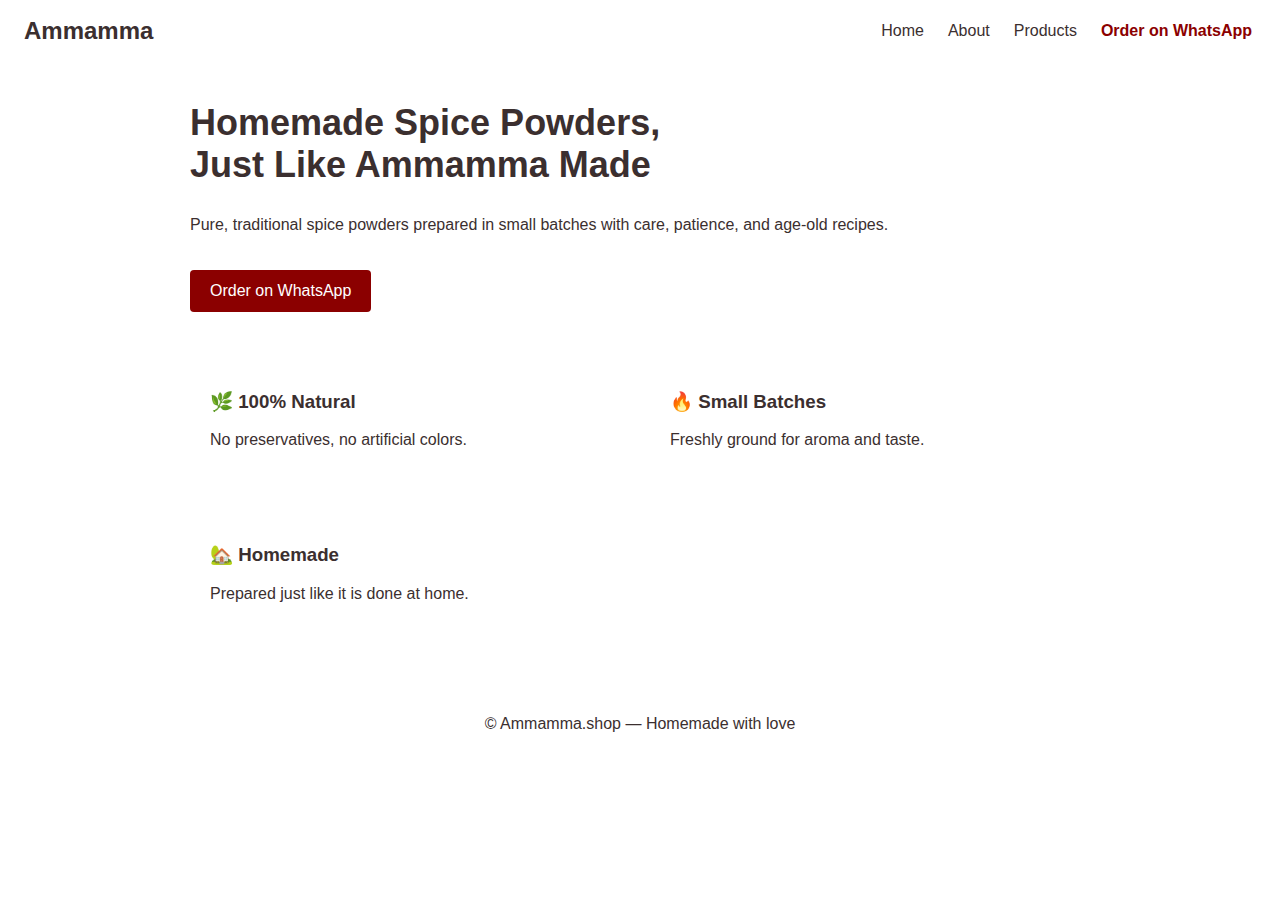
<file: index.html>
<!DOCTYPE html>
<html lang="en">
<head>
  <meta charset="UTF-8" />
  <meta name="viewport" content="width=device-width, initial-scale=1.0"/>
  <title>Ammamma Homemade Spice Powders</title>
  <meta name="description" content="Traditional homemade spice powders prepared in small batches using age-old recipes. Pure, natural, and preservative-free." />
  <link rel="stylesheet" href="css/style.css" />
</head>

<body>
  <header class="header">
    <h1 class="brand">Ammamma</h1>
    <nav>
      <a href="index.html">Home</a>
      <a href="about.html">About</a>
      <a href="products.html">Products</a>
      <a href="contact.html" class="cta">Order on WhatsApp</a>
    </nav>
  </header>

  <main class="container">
    <section class="hero">
      <h2>Homemade Spice Powders,<br>Just Like Ammamma Made</h2>
      <p>Pure, traditional spice powders prepared in small batches with care, patience, and age-old recipes.</p>
      <a class="button" href="contacts.html">Order on WhatsApp</a>
    </section>

    <section class="highlights">
      <div>
        <h3>🌿 100% Natural</h3>
        <p>No preservatives, no artificial colors.</p>
      </div>
      <div>
        <h3>🔥 Small Batches</h3>
        <p>Freshly ground for aroma and taste.</p>
      </div>
      <div>
        <h3>🏡 Homemade</h3>
        <p>Prepared just like it is done at home.</p>
      </div>
    </section>
  </main>

  <footer class="footer">
    <p>© Ammamma.shop — Homemade with love</p>
  </footer>
</body>
</html>
</file>
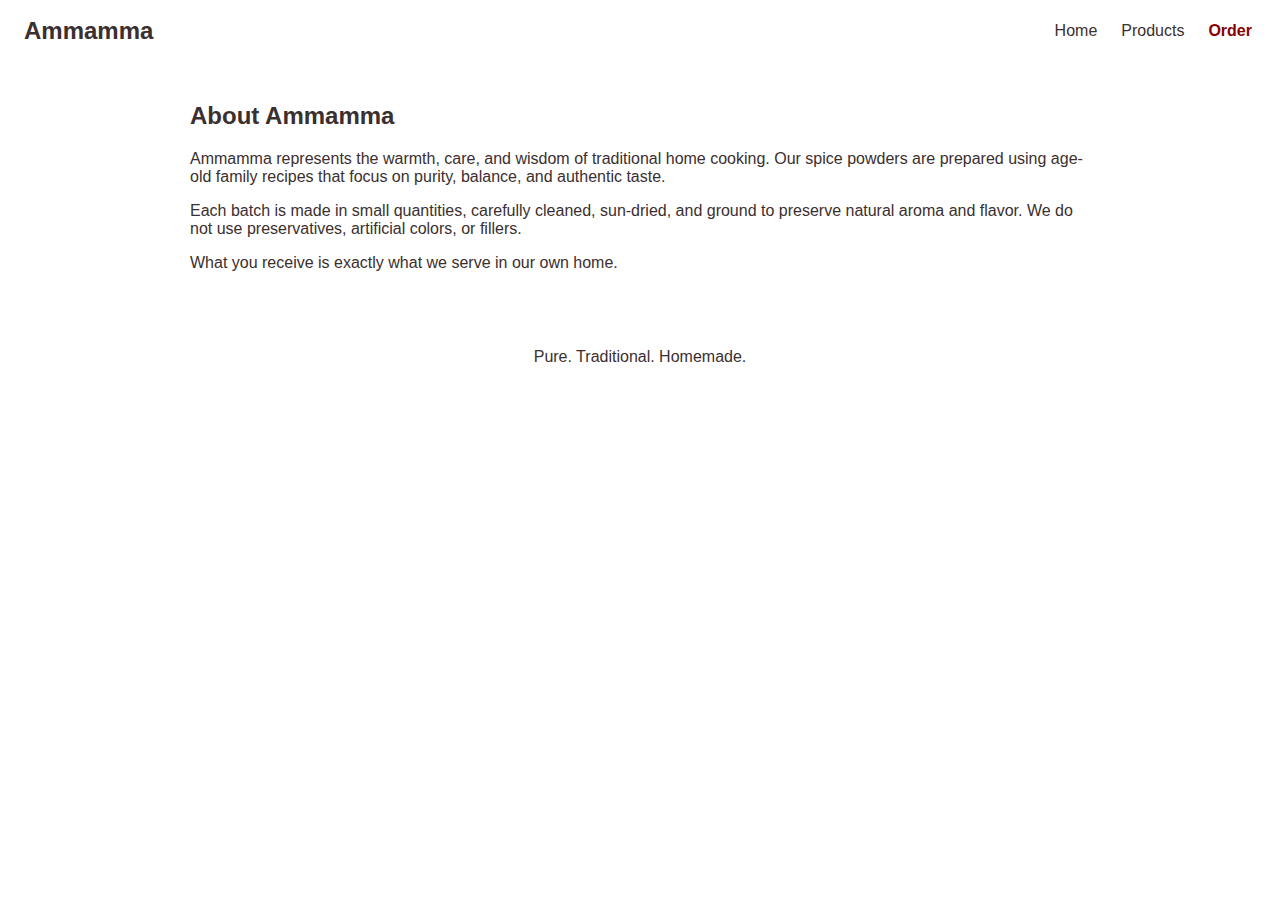
<file: about.html>
<!DOCTYPE html>
<html lang="en">
<head>
  <meta charset="UTF-8" />
  <meta name="viewport" content="width=device-width, initial-scale=1.0"/>
  <title>About Ammamma</title>
  <link rel="stylesheet" href="css/style.css" />
</head>

<body>
  <header class="header">
    <h1 class="brand">Ammamma</h1>
    <nav>
      <a href="index.html">Home</a>
      <a href="products.html">Products</a>
      <a href="contact.html" class="cta">Order</a>
    </nav>
  </header>

  <main class="container">
    <h2>About Ammamma</h2>
    <p>
      Ammamma represents the warmth, care, and wisdom of traditional home cooking.
      Our spice powders are prepared using age-old family recipes that focus on purity,
      balance, and authentic taste.
    </p>

    <p>
      Each batch is made in small quantities, carefully cleaned, sun-dried, and ground
      to preserve natural aroma and flavor. We do not use preservatives, artificial colors,
      or fillers.
    </p>

    <p>
      What you receive is exactly what we serve in our own home.
    </p>
  </main>

  <footer class="footer">
    <p>Pure. Traditional. Homemade.</p>
  </footer>
</body>
</html>
</file>
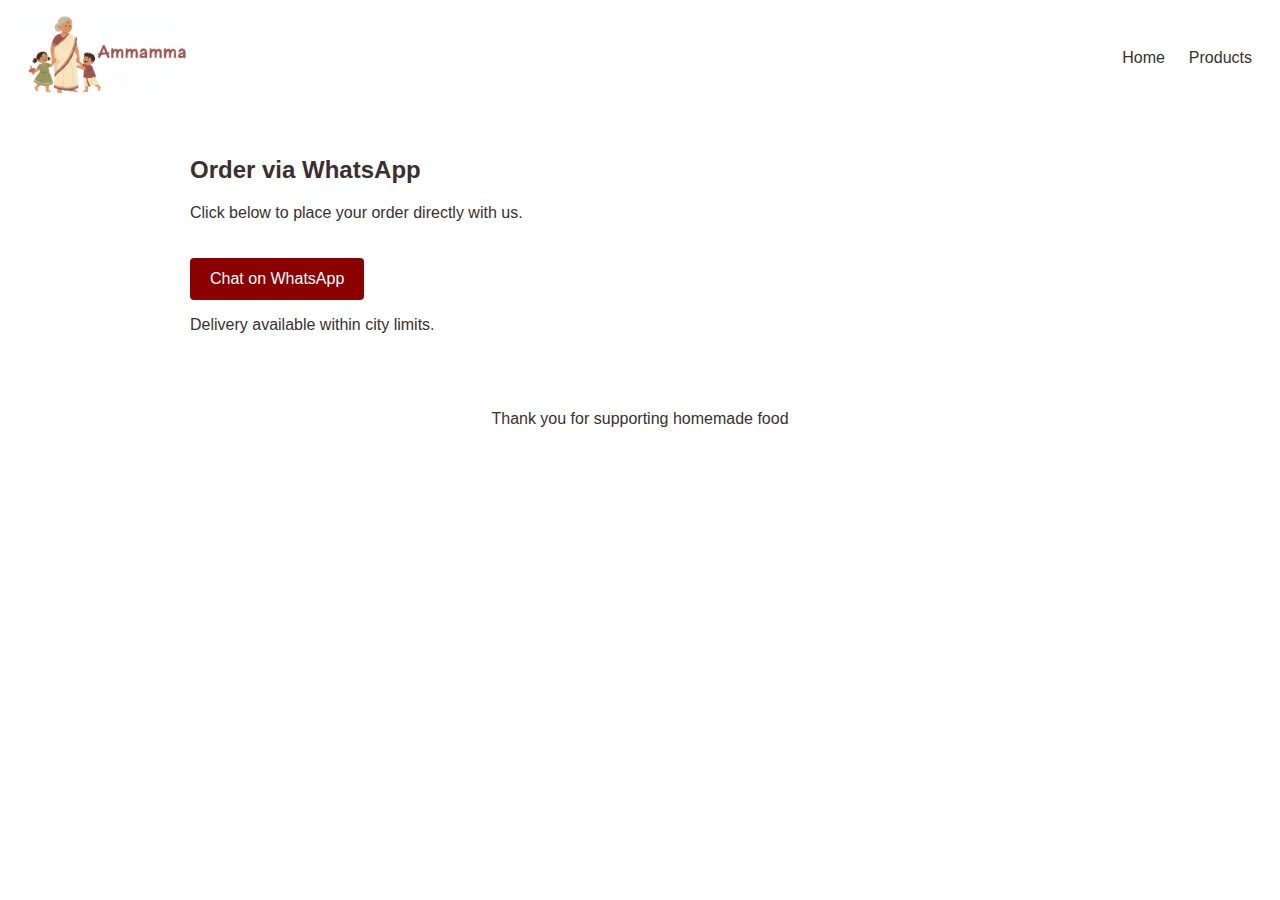
<file: contacts.html>
<!DOCTYPE html>
<html lang="en">
<head>
  <meta charset="UTF-8" />
  <meta name="viewport" content="width=device-width, initial-scale=1.0"/>
  <title>Order on WhatsApp</title>
  <link rel="stylesheet" href="css/style.css" />
</head>

<body>
  <header class="header">
<a href="index.html" class="logo-link">
      <img src="images/logo.png" alt="Ammamma Homemade Pickles & Spice Powders" class="logo">
    </a>    <!--<h1 class="brand">Ammamma</h1>-->
    <nav>
      <a href="index.html">Home</a>
      <a href="products.html">Products</a>
    </nav>
  </header>

  <main class="container">
    <h2>Order via WhatsApp</h2>
    <p>Click below to place your order directly with us.</p>

    <a class="button"
       href="https://wa.me/+918919297986?text=Hi%20I%20would%20like%20to%20order%20spice%20powders%20from%20Ammamma">
       Chat on WhatsApp
    </a>

    <p class="note">Delivery available within city limits.</p>
  </main>

  <footer class="footer">
    <p>Thank you for supporting homemade food</p>
  </footer>
</body>
</html>
</file>
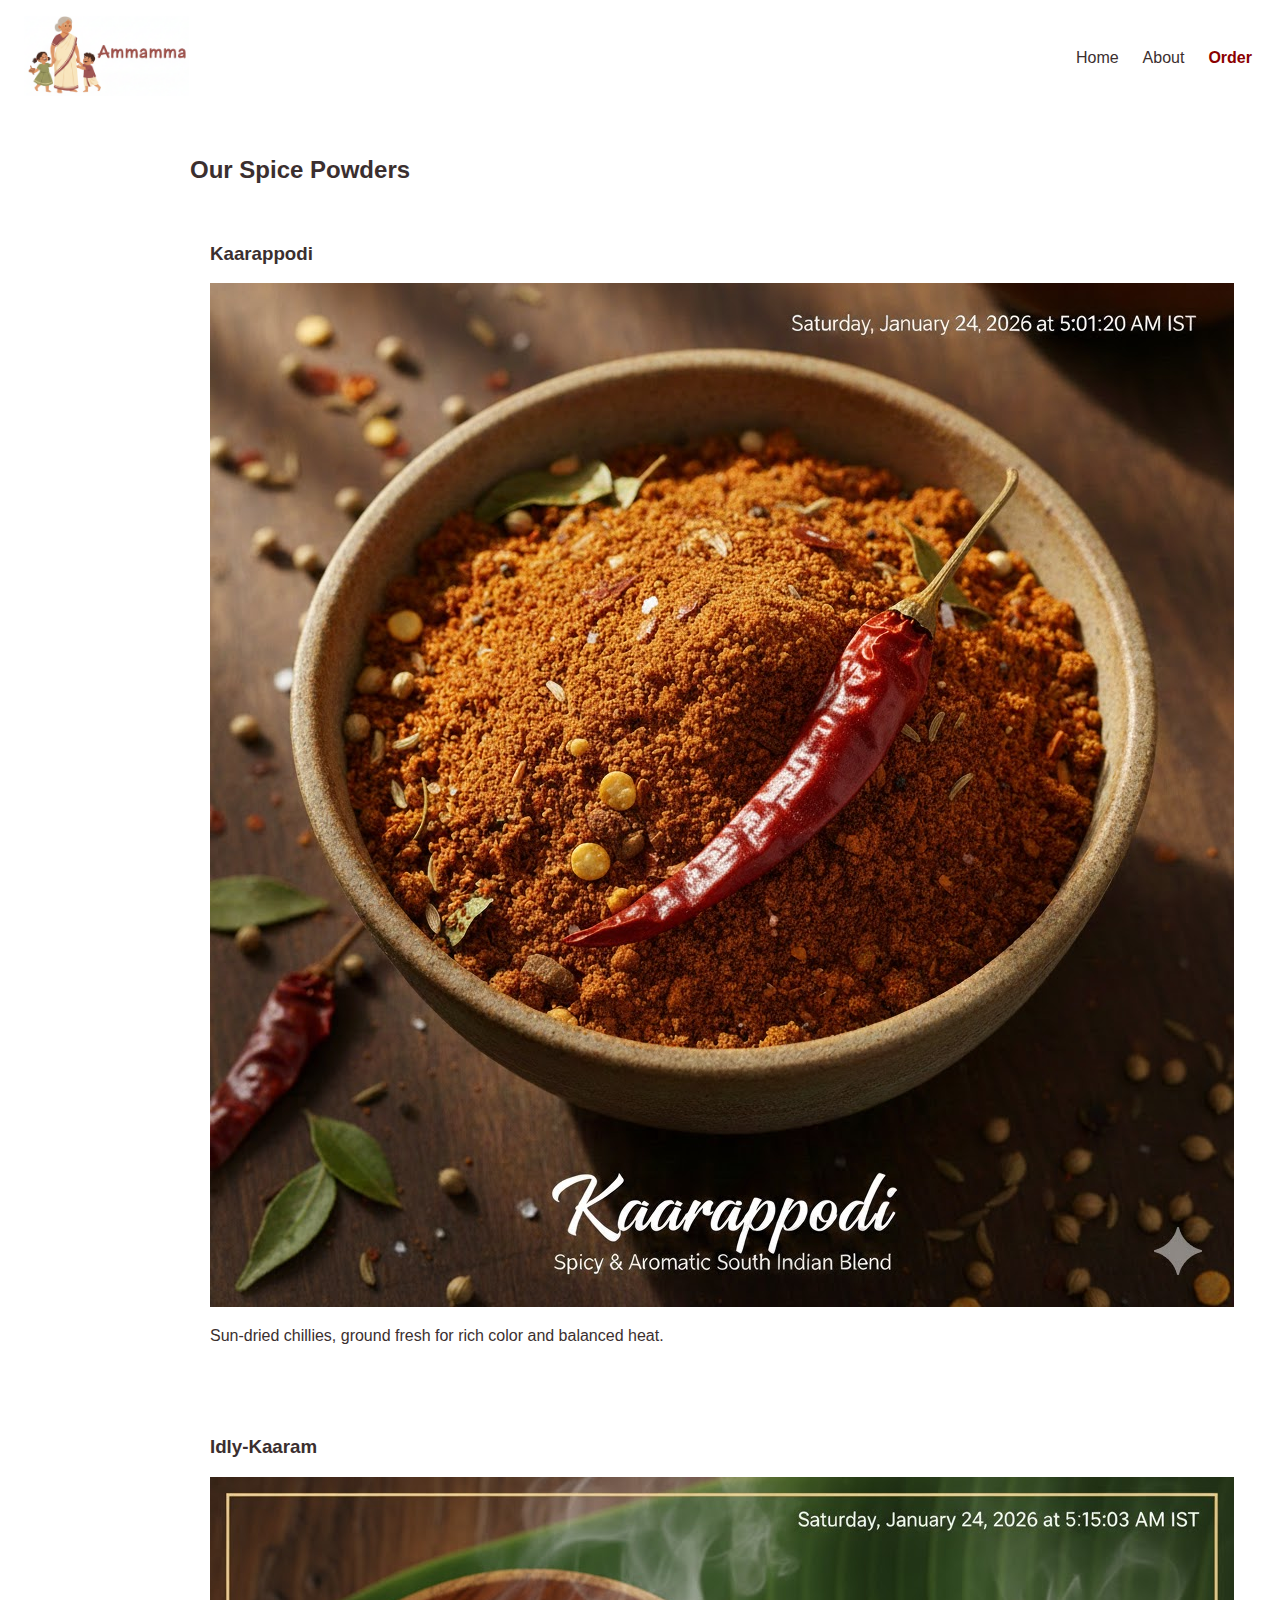
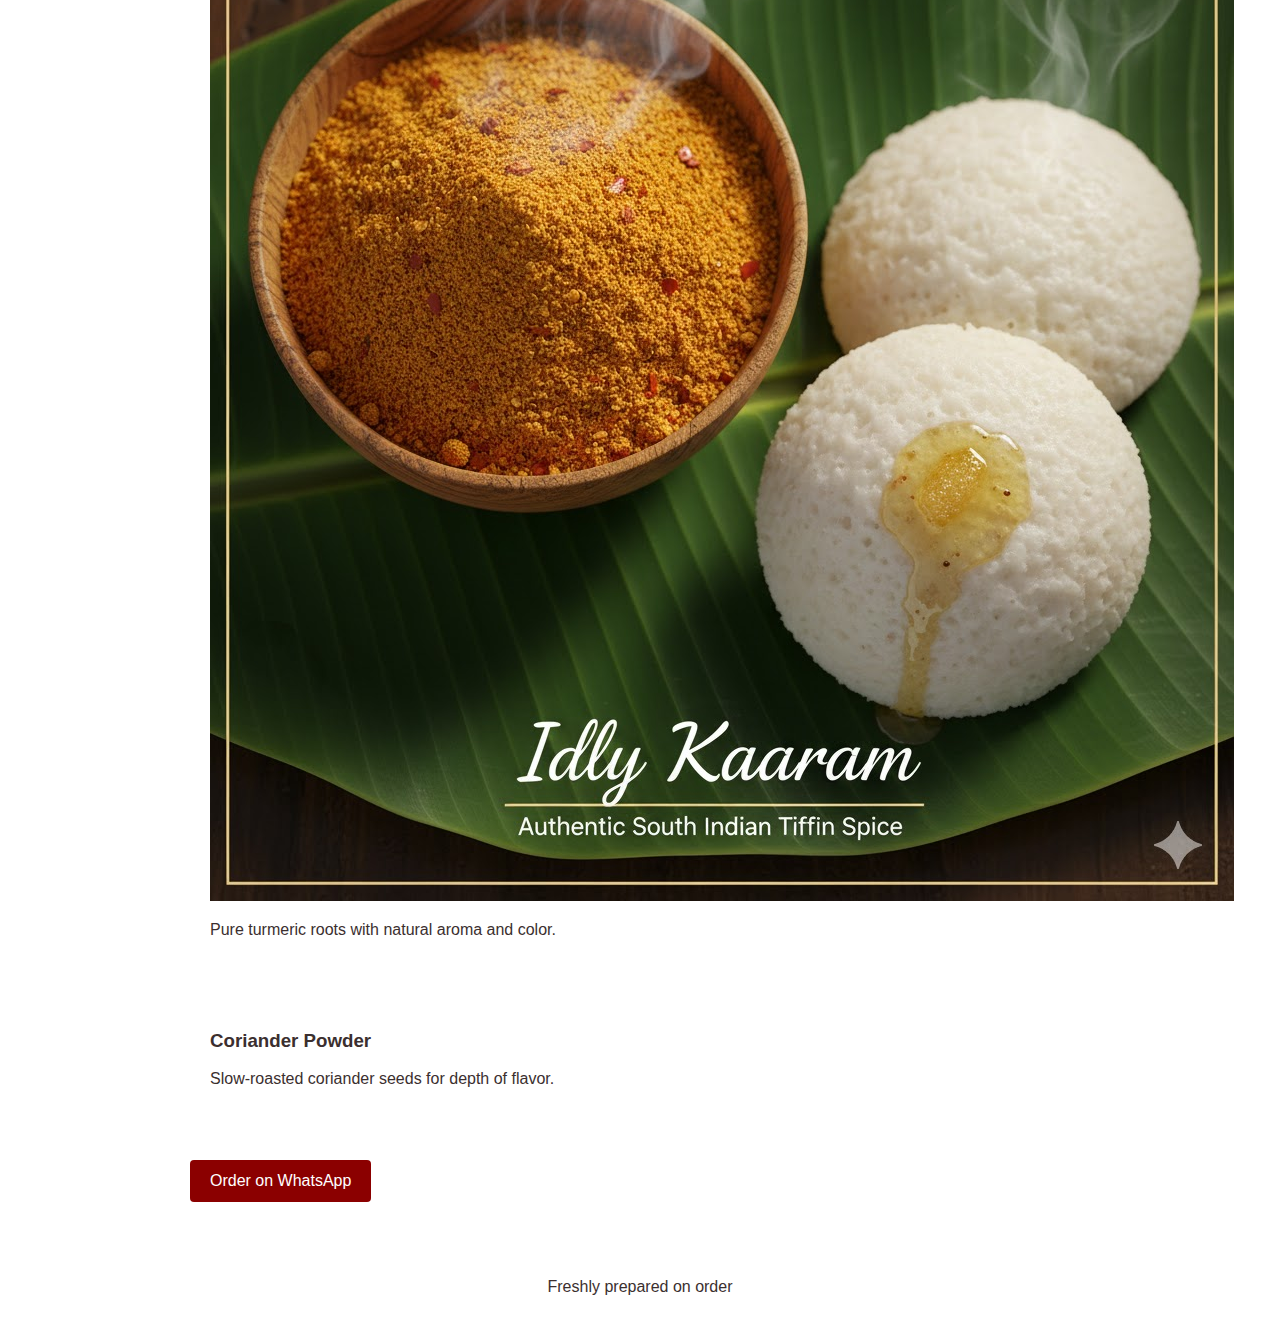
<file: products_bak.html>
<!DOCTYPE html>
<html lang="en">
<head>
  <meta charset="UTF-8" />
  <meta name="viewport" content="width=device-width, initial-scale=1.0"/>
  <title>Our Products</title>
  <link rel="stylesheet" href="css/style.css" />
</head>

<body>
  <header class="header">
    <a href="index.html" class="logo-link">
      <img src="images/logo.png" alt="Ammamma Homemade Pickles & Spice Powders" class="logo">
    </a>
    <!--<h1 class="brand">Ammamma</h1>-->
    <nav>
      <a href="index.html">Home</a>
      <a href="about.html">About</a>
      <a href="contacts.html" class="cta">Order</a>
    </nav>
  </header>

  <main class="container">
    <h2>Our Spice Powders</h2>

    <div class="product">
      <h3>Kaarappodi</h3>
      <img src="images/imagen/kaarappodi.png" alt="Ammamma Homemade kaarappodi" class="product-image">
      <p>Sun-dried chillies, ground fresh for rich color and balanced heat.</p>
    </div>

    <div class="product">
      <h3>Idly-Kaaram</h3>
      <img src="images/imagen/idly-kaaram.png" alt="Ammamma Homemade Idly-Kaaram" class="product-image">
      <p>Pure turmeric roots with natural aroma and color.</p>
    </div>

    <div class="product">
      <h3>Coriander Powder</h3>
      <p>Slow-roasted coriander seeds for depth of flavor.</p>
    </div>

    <a class="button" href="contacts.html">Order on WhatsApp</a>
  </main>

  <footer class="footer">
    <p>Freshly prepared on order</p>
  </footer>
</body>
</html>
</file>
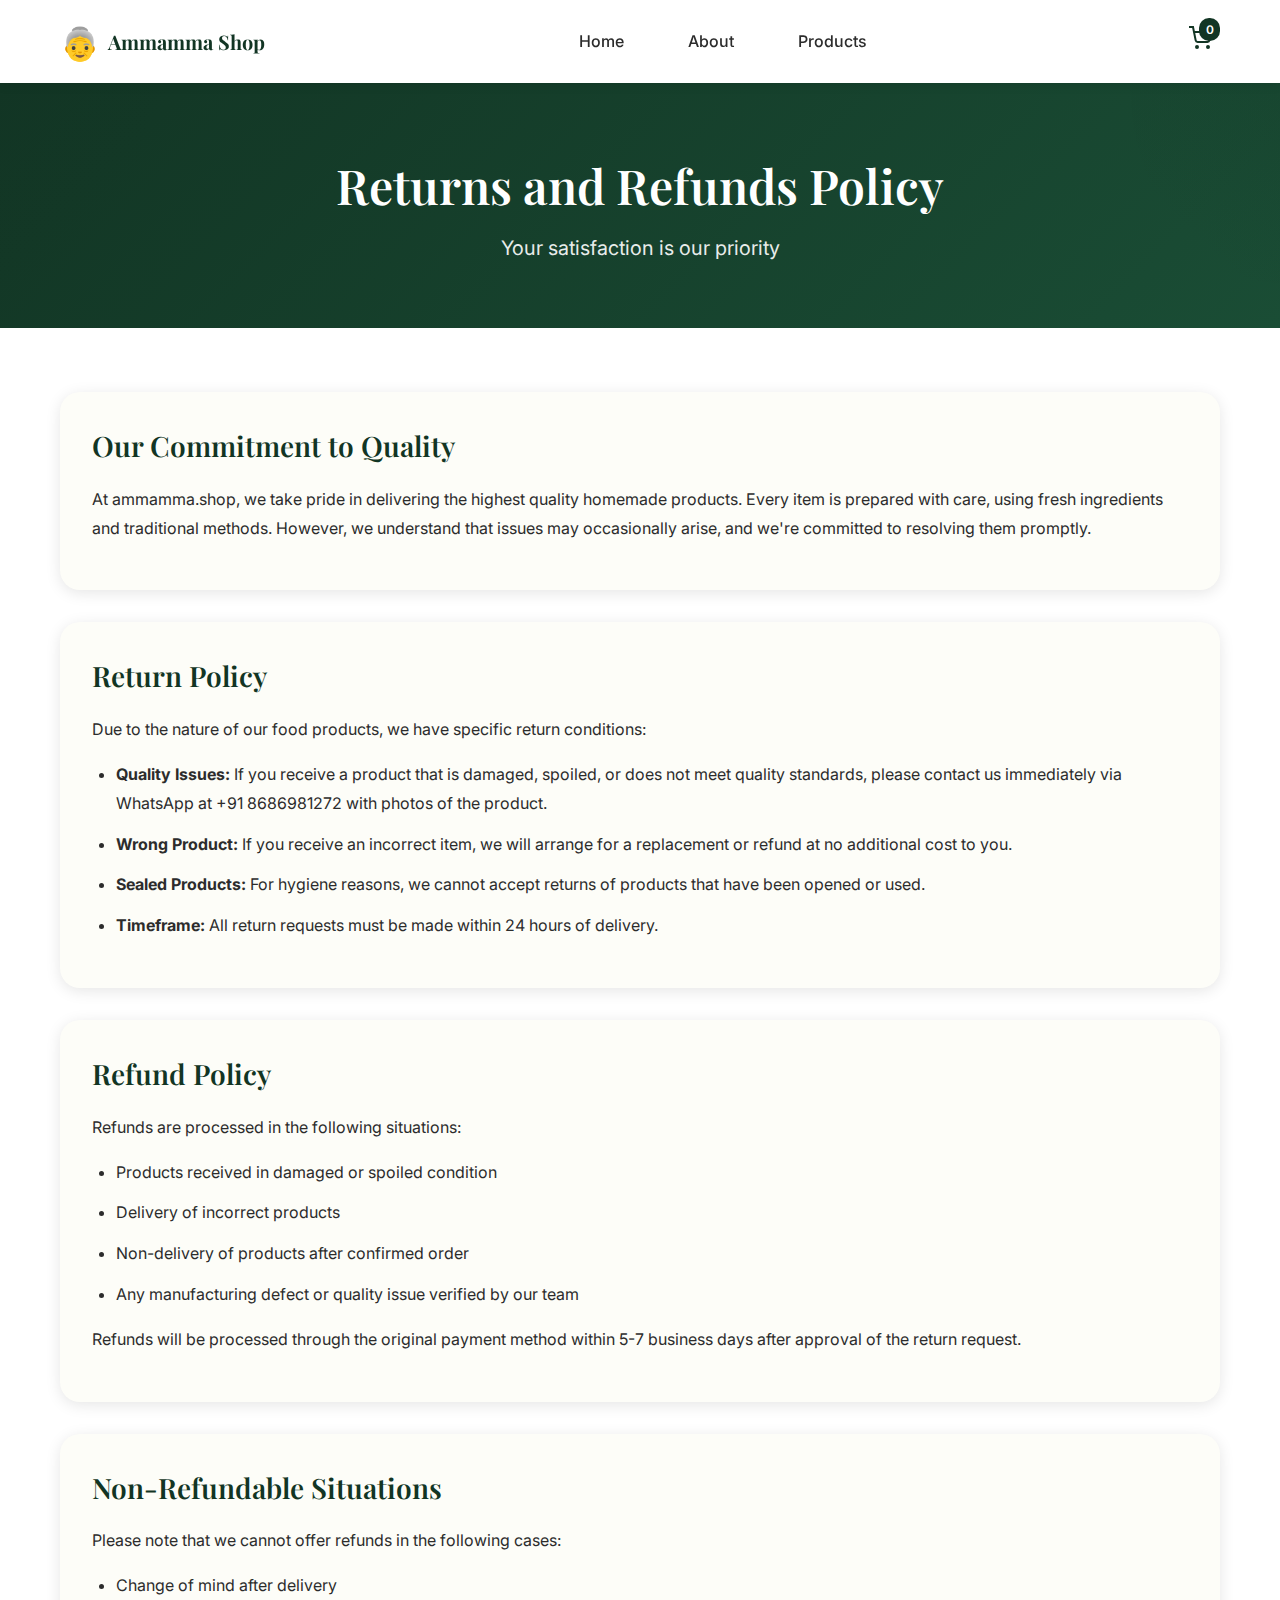
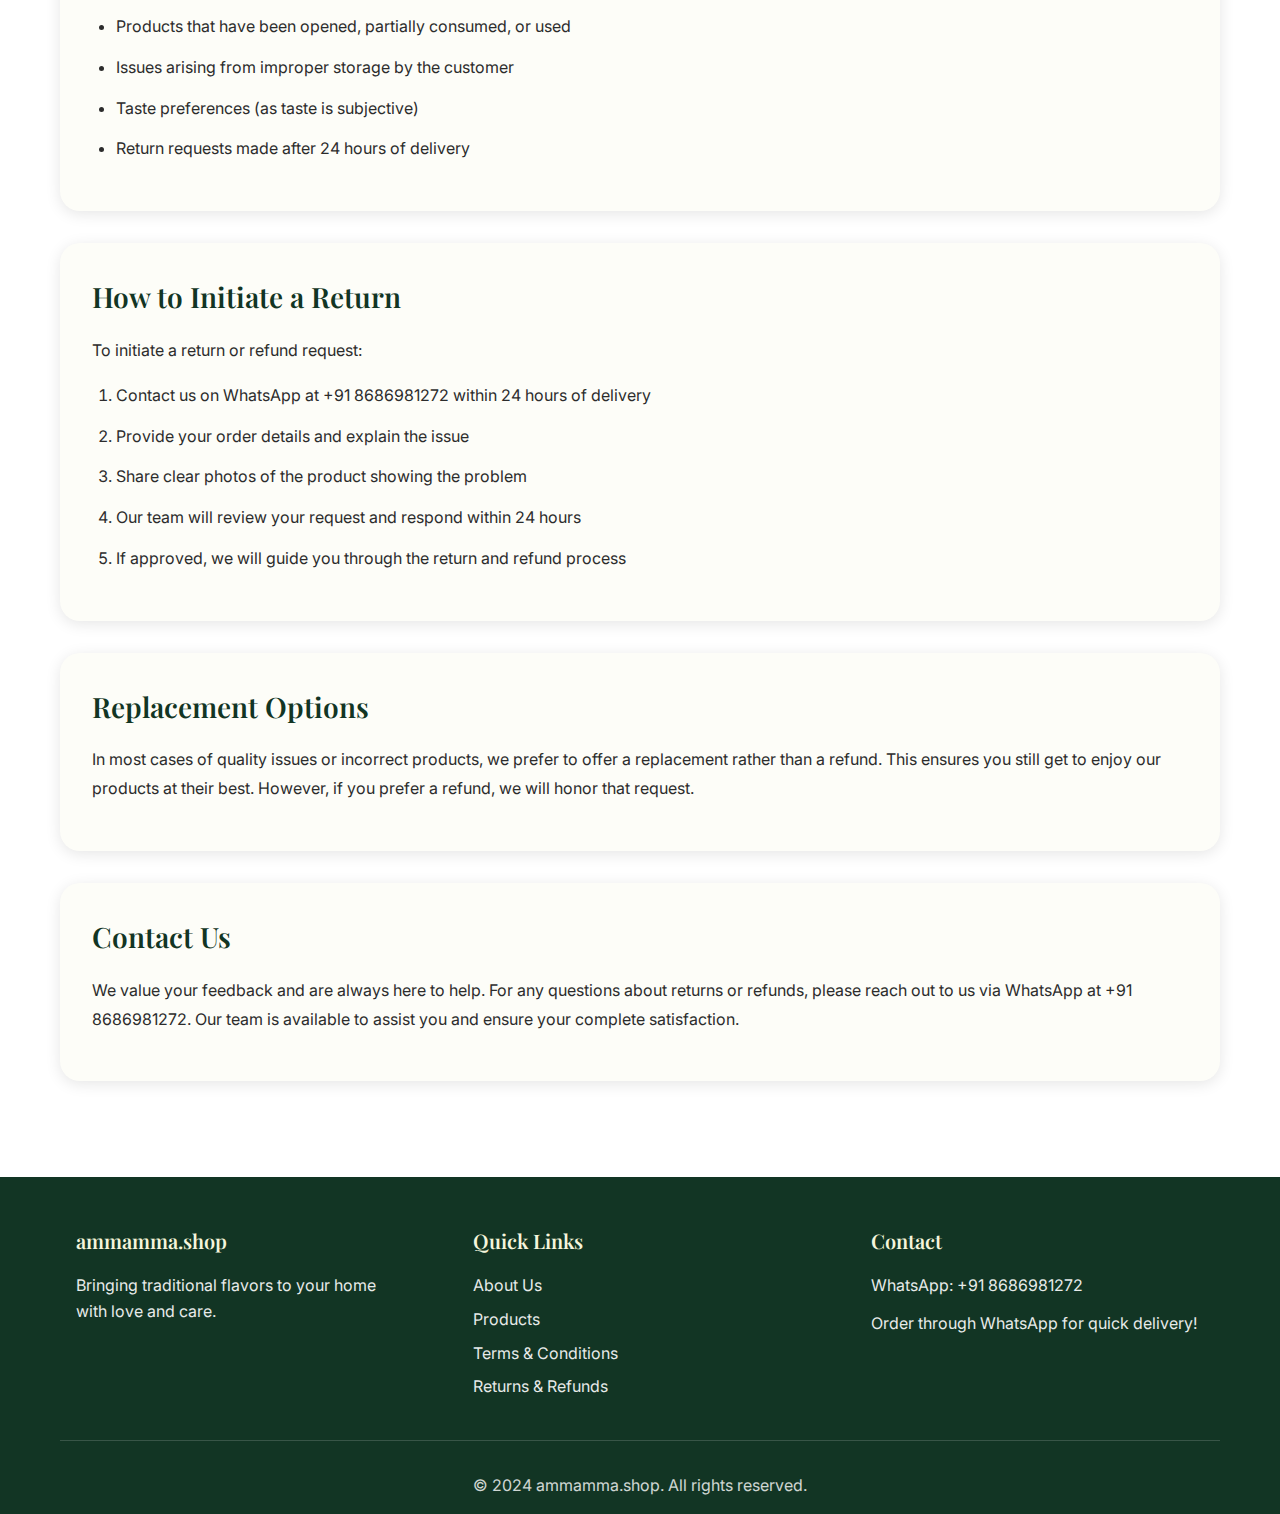
<file: returns-and-refunds.html>
<!DOCTYPE html>
<html lang="en">

<!-- Mirrored from homemade-treats-441.preview.emergentagent.com/returns-and-refunds.html by HTTrack Website Copier/3.x [XR&CO'2014], Tue, 03 Feb 2026 22:29:14 GMT -->
<head>
    <meta charset="UTF-8">
    <meta name="viewport" content="width=device-width, initial-scale=1.0">
    <title>Returns and Refunds - Ammamma Shop</title>
    <link rel="stylesheet" href="styles.css">
    <link href="https://fonts.googleapis.com/css2?family=Playfair+Display:wght@400;600;700&amp;family=Inter:wght@300;400;500;600&amp;display=swap" rel="stylesheet">
</head>
<body>
    <!-- Header -->
    <header class="header">
        <div class="container">
            <div class="header-content">
                <div class="logo">
                    <span class="logo-icon">👵</span>
                    <span class="logo-text">Ammamma Shop</span>
                </div>
                <nav class="nav">
                    <a href="index.html" class="nav-link">Home</a>
                    <a href="about.html" class="nav-link">About</a>
                    <a href="products.html" class="nav-link">Products</a>
                </nav>
                <div class="cart-icon" id="cartIcon">
                    <svg width="24" height="24" viewBox="0 0 24 24" fill="none" stroke="currentColor" stroke-width="2">
                        <circle cx="9" cy="21" r="1"></circle>
                        <circle cx="20" cy="21" r="1"></circle>
                        <path d="M1 1h4l2.68 13.39a2 2 0 0 0 2 1.61h9.72a2 2 0 0 0 2-1.61L23 6H6"></path>
                    </svg>
                    <span class="cart-count" id="cartCount">0</span>
                </div>
            </div>
        </div>
    </header>

    <!-- Page Header -->
    <section class="page-header">
        <div class="banana-leaf-top-left"></div>
        <div class="banana-leaf-top-right"></div>
        <div class="container">
            <h1 class="page-title">Returns and Refunds Policy</h1>
            <p class="page-subtitle">Your satisfaction is our priority</p>
        </div>
    </section>

    <!-- Content -->
    <section class="content-section">
        <div class="container">
            <div class="content-card">
                <h2 class="content-heading">Our Commitment to Quality</h2>
                <p class="content-text">
                    At ammamma.shop, we take pride in delivering the highest quality homemade products. Every item 
                    is prepared with care, using fresh ingredients and traditional methods. However, we understand 
                    that issues may occasionally arise, and we're committed to resolving them promptly.
                </p>
            </div>

            <div class="content-card">
                <h2 class="content-heading">Return Policy</h2>
                <p class="content-text">
                    Due to the nature of our food products, we have specific return conditions:
                </p>
                <ul class="content-list">
                    <li><strong>Quality Issues:</strong> If you receive a product that is damaged, spoiled, or 
                    does not meet quality standards, please contact us immediately via WhatsApp at +91 8686981272 
                    with photos of the product.</li>
                    <li><strong>Wrong Product:</strong> If you receive an incorrect item, we will arrange for a 
                    replacement or refund at no additional cost to you.</li>
                    <li><strong>Sealed Products:</strong> For hygiene reasons, we cannot accept returns of products 
                    that have been opened or used.</li>
                    <li><strong>Timeframe:</strong> All return requests must be made within 24 hours of delivery.</li>
                </ul>
            </div>

            <div class="content-card">
                <h2 class="content-heading">Refund Policy</h2>
                <p class="content-text">
                    Refunds are processed in the following situations:
                </p>
                <ul class="content-list">
                    <li>Products received in damaged or spoiled condition</li>
                    <li>Delivery of incorrect products</li>
                    <li>Non-delivery of products after confirmed order</li>
                    <li>Any manufacturing defect or quality issue verified by our team</li>
                </ul>
                <p class="content-text">
                    Refunds will be processed through the original payment method within 5-7 business days after 
                    approval of the return request.
                </p>
            </div>

            <div class="content-card">
                <h2 class="content-heading">Non-Refundable Situations</h2>
                <p class="content-text">
                    Please note that we cannot offer refunds in the following cases:
                </p>
                <ul class="content-list">
                    <li>Change of mind after delivery</li>
                    <li>Products that have been opened, partially consumed, or used</li>
                    <li>Issues arising from improper storage by the customer</li>
                    <li>Taste preferences (as taste is subjective)</li>
                    <li>Return requests made after 24 hours of delivery</li>
                </ul>
            </div>

            <div class="content-card">
                <h2 class="content-heading">How to Initiate a Return</h2>
                <p class="content-text">
                    To initiate a return or refund request:
                </p>
                <ol class="content-list">
                    <li>Contact us on WhatsApp at +91 8686981272 within 24 hours of delivery</li>
                    <li>Provide your order details and explain the issue</li>
                    <li>Share clear photos of the product showing the problem</li>
                    <li>Our team will review your request and respond within 24 hours</li>
                    <li>If approved, we will guide you through the return and refund process</li>
                </ol>
            </div>

            <div class="content-card">
                <h2 class="content-heading">Replacement Options</h2>
                <p class="content-text">
                    In most cases of quality issues or incorrect products, we prefer to offer a replacement rather 
                    than a refund. This ensures you still get to enjoy our products at their best. However, if you 
                    prefer a refund, we will honor that request.
                </p>
            </div>

            <div class="content-card">
                <h2 class="content-heading">Contact Us</h2>
                <p class="content-text">
                    We value your feedback and are always here to help. For any questions about returns or refunds, 
                    please reach out to us via WhatsApp at +91 8686981272. Our team is available to assist you and 
                    ensure your complete satisfaction.
                </p>
            </div>
        </div>
    </section>

    <!-- Footer -->
    <footer class="footer">
        <div class="banana-leaf-bottom-left"></div>
        <div class="banana-leaf-bottom-right"></div>
        <div class="container">
            <div class="footer-content">
                <div class="footer-section">
                    <h4 class="footer-title">ammamma.shop</h4>
                    <p class="footer-text">Bringing traditional flavors to your home with love and care.</p>
                </div>
                <div class="footer-section">
                    <h4 class="footer-title">Quick Links</h4>
                    <ul class="footer-links">
                        <li><a href="about.html">About Us</a></li>
                        <li><a href="products.html">Products</a></li>
                        <li><a href="terms-and-conditions.html">Terms & Conditions</a></li>
                        <li><a href="returns-and-refunds.html">Returns & Refunds</a></li>
                    </ul>
                </div>
                <div class="footer-section">
                    <h4 class="footer-title">Contact</h4>
                    <p class="footer-text">WhatsApp: +91 8686981272</p>
                    <p class="footer-text">Order through WhatsApp for quick delivery!</p>
                </div>
            </div>
            <div class="footer-bottom">
                <p>&copy; 2024 ammamma.shop. All rights reserved.</p>
            </div>
        </div>
    </footer>

    <!-- Cart Modal -->
    <div class="cart-modal" id="cartModal">
        <div class="cart-modal-content">
            <div class="cart-header">
                <h2>Your Cart</h2>
                <button class="cart-close" id="closeCart">&times;</button>
            </div>
            <div class="cart-items" id="cartItems"></div>
            <div class="cart-footer">
                <button class="btn btn-primary btn-block" id="whatsappOrder">Proceed to Order on WhatsApp</button>
            </div>
        </div>
    </div>

    <script src="cart.js"></script>
</body>

<!-- Mirrored from homemade-treats-441.preview.emergentagent.com/returns-and-refunds.html by HTTrack Website Copier/3.x [XR&CO'2014], Tue, 03 Feb 2026 22:29:14 GMT -->
</html>
</file>
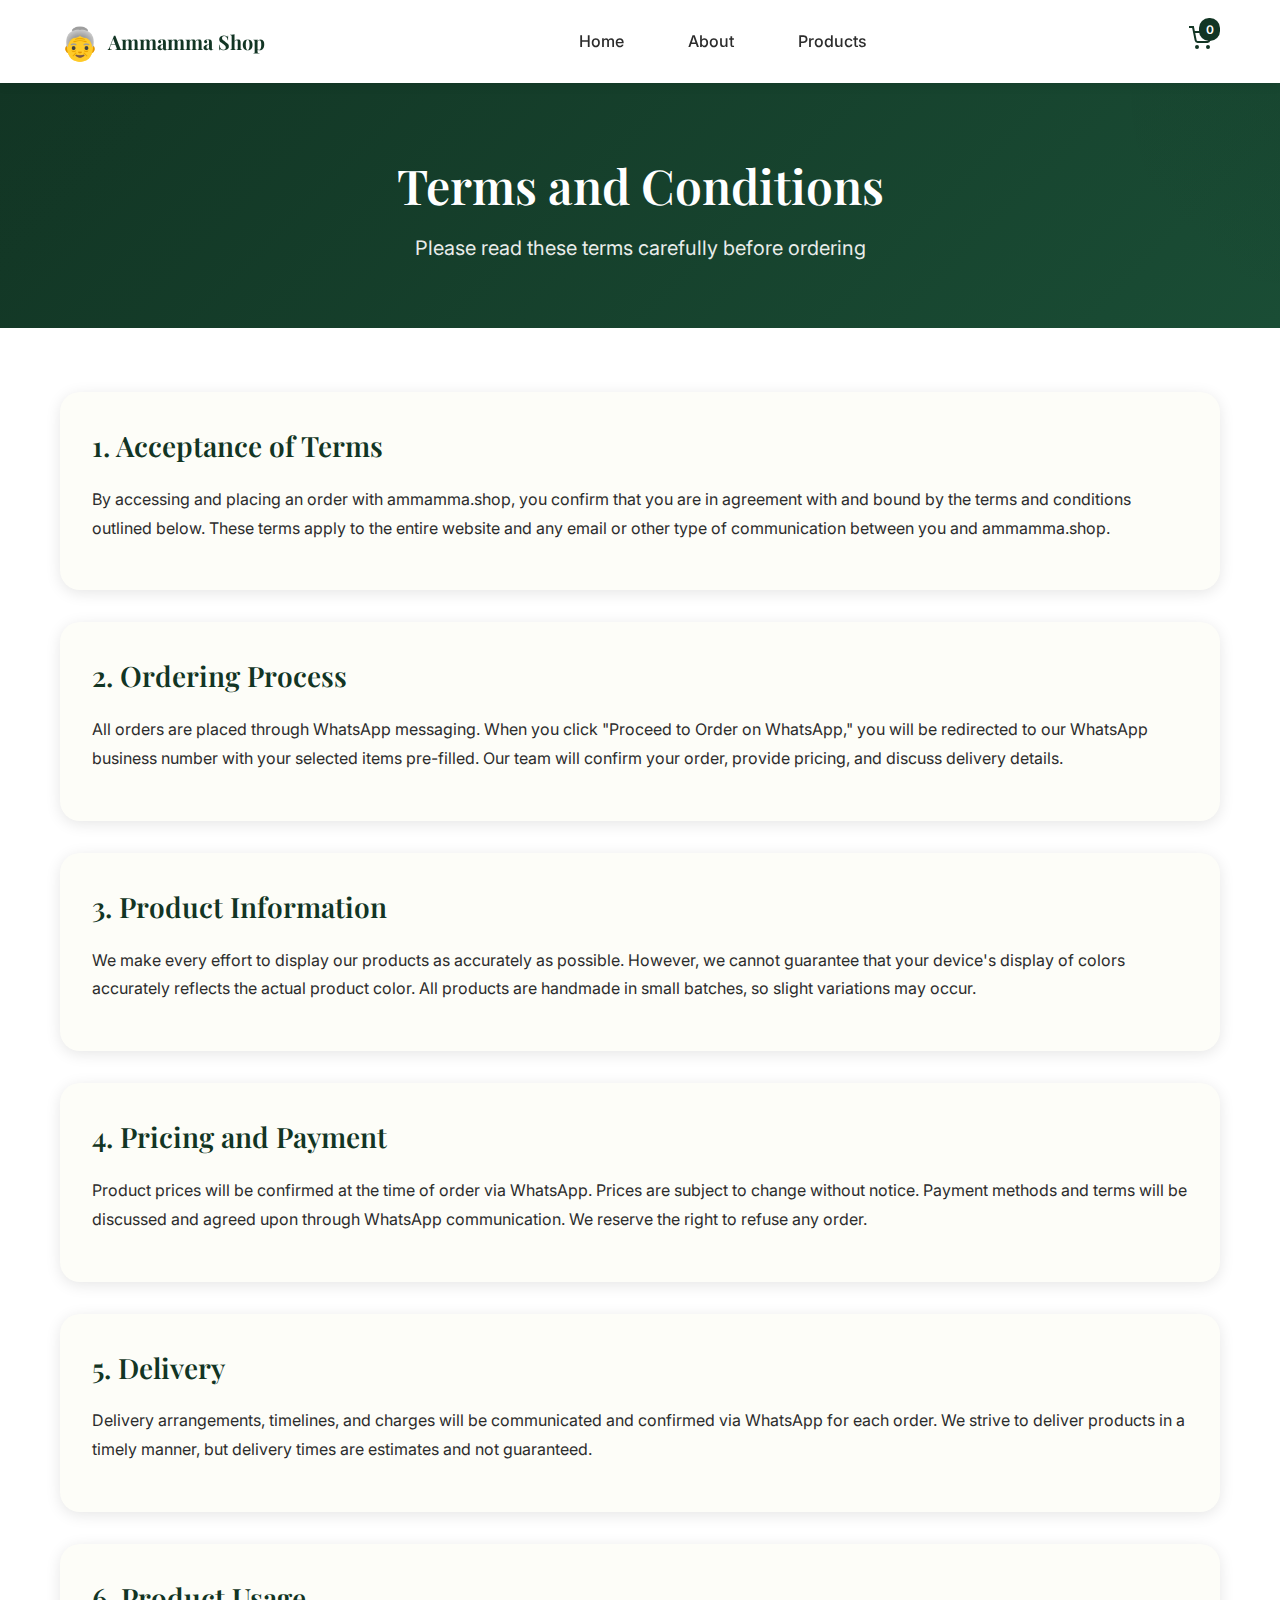
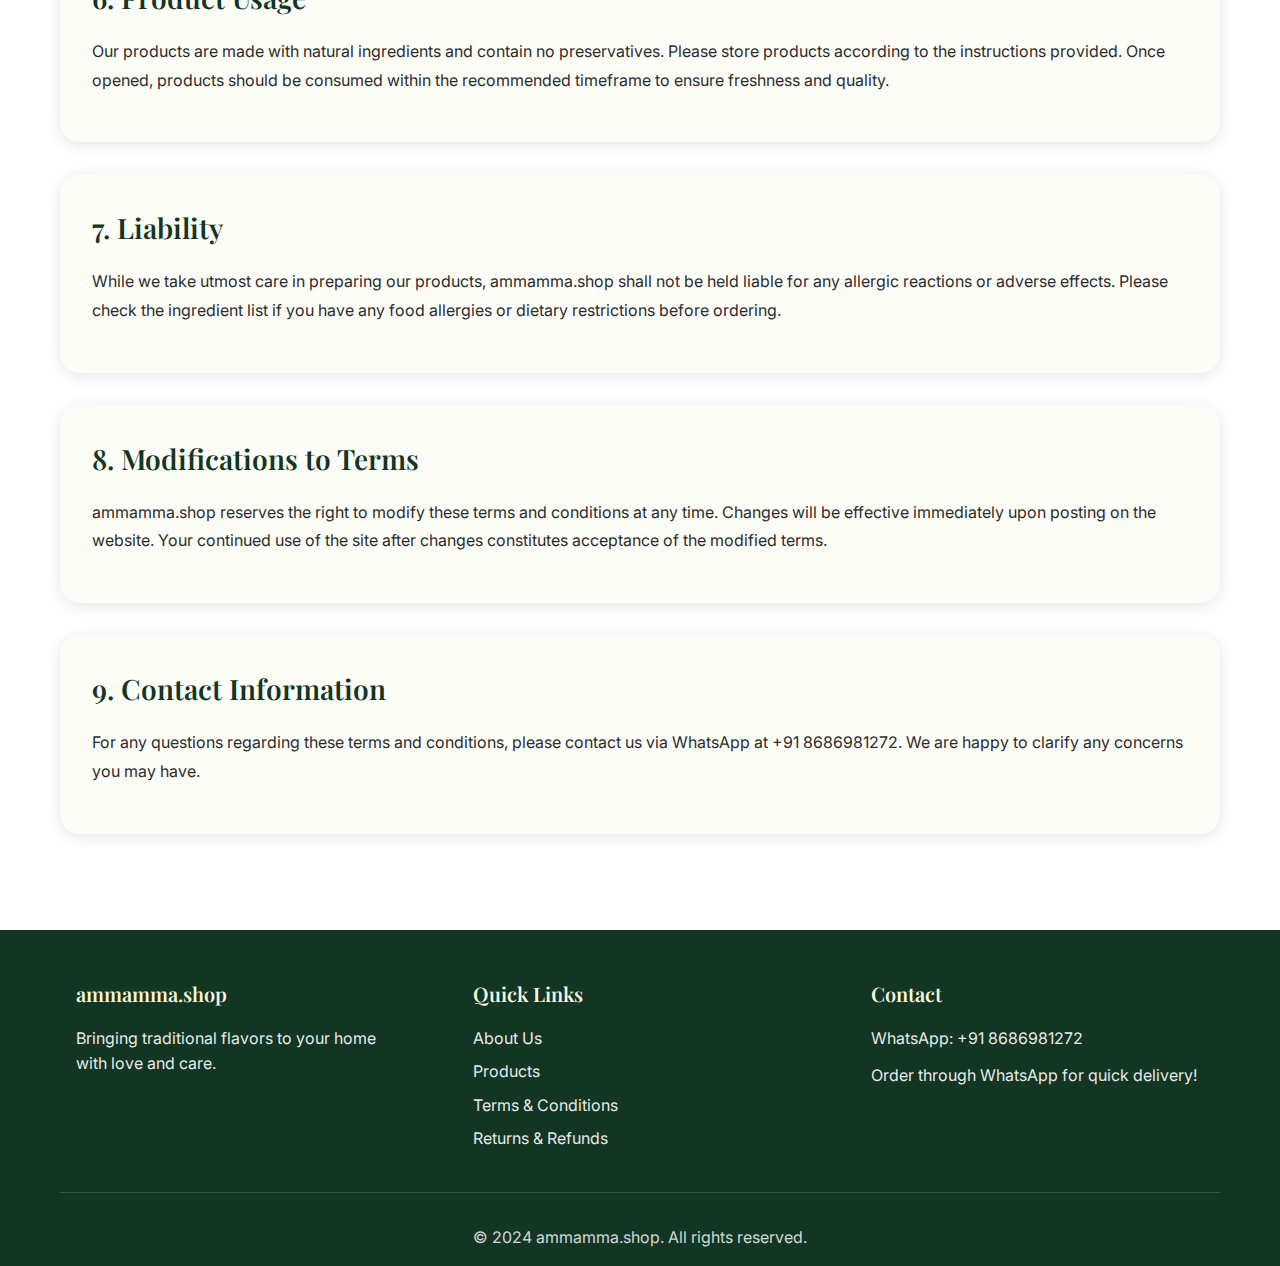
<file: terms-and-conditions.html>
<!DOCTYPE html>
<html lang="en">

<!-- Mirrored from homemade-treats-441.preview.emergentagent.com/terms-and-conditions.html by HTTrack Website Copier/3.x [XR&CO'2014], Tue, 03 Feb 2026 22:29:14 GMT -->
<head>
    <meta charset="UTF-8">
    <meta name="viewport" content="width=device-width, initial-scale=1.0">
    <title>Terms and Conditions - Ammamma Shop</title>
    <link rel="stylesheet" href="styles.css">
    <link href="https://fonts.googleapis.com/css2?family=Playfair+Display:wght@400;600;700&amp;family=Inter:wght@300;400;500;600&amp;display=swap" rel="stylesheet">
</head>
<body>
    <!-- Header -->
    <header class="header">
        <div class="container">
            <div class="header-content">
                <div class="logo">
                    <span class="logo-icon">👵</span>
                    <span class="logo-text">Ammamma Shop</span>
                </div>
                <nav class="nav">
                    <a href="index.html" class="nav-link">Home</a>
                    <a href="about.html" class="nav-link">About</a>
                    <a href="products.html" class="nav-link">Products</a>
                </nav>
                <div class="cart-icon" id="cartIcon">
                    <svg width="24" height="24" viewBox="0 0 24 24" fill="none" stroke="currentColor" stroke-width="2">
                        <circle cx="9" cy="21" r="1"></circle>
                        <circle cx="20" cy="21" r="1"></circle>
                        <path d="M1 1h4l2.68 13.39a2 2 0 0 0 2 1.61h9.72a2 2 0 0 0 2-1.61L23 6H6"></path>
                    </svg>
                    <span class="cart-count" id="cartCount">0</span>
                </div>
            </div>
        </div>
    </header>

    <!-- Page Header -->
    <section class="page-header">
        <div class="banana-leaf-top-left"></div>
        <div class="banana-leaf-top-right"></div>
        <div class="container">
            <h1 class="page-title">Terms and Conditions</h1>
            <p class="page-subtitle">Please read these terms carefully before ordering</p>
        </div>
    </section>

    <!-- Content -->
    <section class="content-section">
        <div class="container">
            <div class="content-card">
                <h2 class="content-heading">1. Acceptance of Terms</h2>
                <p class="content-text">
                    By accessing and placing an order with ammamma.shop, you confirm that you are in agreement 
                    with and bound by the terms and conditions outlined below. These terms apply to the entire 
                    website and any email or other type of communication between you and ammamma.shop.
                </p>
            </div>

            <div class="content-card">
                <h2 class="content-heading">2. Ordering Process</h2>
                <p class="content-text">
                    All orders are placed through WhatsApp messaging. When you click "Proceed to Order on WhatsApp," 
                    you will be redirected to our WhatsApp business number with your selected items pre-filled. 
                    Our team will confirm your order, provide pricing, and discuss delivery details.
                </p>
            </div>

            <div class="content-card">
                <h2 class="content-heading">3. Product Information</h2>
                <p class="content-text">
                    We make every effort to display our products as accurately as possible. However, we cannot 
                    guarantee that your device's display of colors accurately reflects the actual product color. 
                    All products are handmade in small batches, so slight variations may occur.
                </p>
            </div>

            <div class="content-card">
                <h2 class="content-heading">4. Pricing and Payment</h2>
                <p class="content-text">
                    Product prices will be confirmed at the time of order via WhatsApp. Prices are subject to 
                    change without notice. Payment methods and terms will be discussed and agreed upon through 
                    WhatsApp communication. We reserve the right to refuse any order.
                </p>
            </div>

            <div class="content-card">
                <h2 class="content-heading">5. Delivery</h2>
                <p class="content-text">
                    Delivery arrangements, timelines, and charges will be communicated and confirmed via WhatsApp 
                    for each order. We strive to deliver products in a timely manner, but delivery times are 
                    estimates and not guaranteed.
                </p>
            </div>

            <div class="content-card">
                <h2 class="content-heading">6. Product Usage</h2>
                <p class="content-text">
                    Our products are made with natural ingredients and contain no preservatives. Please store 
                    products according to the instructions provided. Once opened, products should be consumed 
                    within the recommended timeframe to ensure freshness and quality.
                </p>
            </div>

            <div class="content-card">
                <h2 class="content-heading">7. Liability</h2>
                <p class="content-text">
                    While we take utmost care in preparing our products, ammamma.shop shall not be held liable 
                    for any allergic reactions or adverse effects. Please check the ingredient list if you have 
                    any food allergies or dietary restrictions before ordering.
                </p>
            </div>

            <div class="content-card">
                <h2 class="content-heading">8. Modifications to Terms</h2>
                <p class="content-text">
                    ammamma.shop reserves the right to modify these terms and conditions at any time. Changes 
                    will be effective immediately upon posting on the website. Your continued use of the site 
                    after changes constitutes acceptance of the modified terms.
                </p>
            </div>

            <div class="content-card">
                <h2 class="content-heading">9. Contact Information</h2>
                <p class="content-text">
                    For any questions regarding these terms and conditions, please contact us via WhatsApp at 
                    +91 8686981272. We are happy to clarify any concerns you may have.
                </p>
            </div>
        </div>
    </section>

    <!-- Footer -->
    <footer class="footer">
        <div class="banana-leaf-bottom-left"></div>
        <div class="banana-leaf-bottom-right"></div>
        <div class="container">
            <div class="footer-content">
                <div class="footer-section">
                    <h4 class="footer-title">ammamma.shop</h4>
                    <p class="footer-text">Bringing traditional flavors to your home with love and care.</p>
                </div>
                <div class="footer-section">
                    <h4 class="footer-title">Quick Links</h4>
                    <ul class="footer-links">
                        <li><a href="about.html">About Us</a></li>
                        <li><a href="products.html">Products</a></li>
                        <li><a href="terms-and-conditions.html">Terms & Conditions</a></li>
                        <li><a href="returns-and-refunds.html">Returns & Refunds</a></li>
                    </ul>
                </div>
                <div class="footer-section">
                    <h4 class="footer-title">Contact</h4>
                    <p class="footer-text">WhatsApp: +91 8686981272</p>
                    <p class="footer-text">Order through WhatsApp for quick delivery!</p>
                </div>
            </div>
            <div class="footer-bottom">
                <p>&copy; 2024 ammamma.shop. All rights reserved.</p>
            </div>
        </div>
    </footer>

    <!-- Cart Modal -->
    <div class="cart-modal" id="cartModal">
        <div class="cart-modal-content">
            <div class="cart-header">
                <h2>Your Cart</h2>
                <button class="cart-close" id="closeCart">&times;</button>
            </div>
            <div class="cart-items" id="cartItems"></div>
            <div class="cart-footer">
                <button class="btn btn-primary btn-block" id="whatsappOrder">Proceed to Order on WhatsApp</button>
            </div>
        </div>
    </div>

    <script src="cart.js"></script>
</body>

<!-- Mirrored from homemade-treats-441.preview.emergentagent.com/terms-and-conditions.html by HTTrack Website Copier/3.x [XR&CO'2014], Tue, 03 Feb 2026 22:29:14 GMT -->
</html>
</file>
<file: css/style.css>
body {
  margin: 0;
  font-family: Arial, sans-serif;
 /* background-color: #FAF7F2; */
  color: #3B2F2F;
  background-image: url
}

.header {
  background: #fff;
  padding: 16px 24px;
  display: flex;
  justify-content: space-between;
  align-items: center;
  flex-wrap: wrap;
  gap: 12px;
}

.brand {
  margin: 0;
  font-size: 24px;
}

nav {
  display: flex;
  flex-wrap: wrap;
}

.logo {
  height: auto;              /* match navbar height */
  max-height: 80px;          /* safety cap */
  width: auto;               /* preserve aspect ratio */
}
nav a {
  margin-left: 16px;
  text-decoration: none;
  color: #3B2F2F;
  padding: 6px 4px;
}

nav a.cta {
  font-weight: bold;
  color: #8B0000;
}

.container {
  max-width: 900px;
  margin: 40px auto;
  padding: 0 20px;
}

.hero h2 {
  font-size: clamp(24px, 5vw, 36px);
}

.button {
  display: inline-block;
  margin-top: 20px;
  padding: 12px 20px;
  background: #8B0000;
  color: #fff;
  text-decoration: none;
  border-radius: 4px;
}

.highlights {
  display: flex;
  gap: 20px;
  margin-top: 40px;
  flex-wrap: wrap;
}

.highlights div {
  background: #fff;
  padding: 20px;
  border-radius: 6px;
  flex: 1 1 250px;
}

.product {
  background: #fff;
  padding: 20px;
  margin-bottom: 16px;
  border-radius: 6px;
}

.footer {
  text-align: center;
  padding: 20px;
  background: #fff;
  margin-top: 40px;
}


@media (max-width: 768px) {

  .header {
    flex-direction: column;
    align-items: flex-start;
  }

  nav {
    width: 100%;
    justify-content: space-between;
  }

  nav a {
    margin: 8px 0;
    font-size: 14px;
  }

  .hero h2 {
    font-size: 28px;
    line-height: 1.2;
  }

  .container {
    margin: 20px auto;
    padding: 0 16px;
  }

  .button {
    width: 100%;
    text-align: center;
  }

  .highlights {
    margin-top: 24px;
  }

}
</file>
<file: styles.css>
/* Reset and Base Styles */
* {
    margin: 0;
    padding: 0;
    box-sizing: border-box;
}

:root {
    --phthalo-green: #123524;
    --phthalo-green-light: #1a4d35;
    --phthalo-green-dark: #0d2418;
    --beige: #F5F5DC;
    --beige-dark: #E8DCC4;
    --beige-light: #FDFDF8;
    --white: #FFFFFF;
    --text-dark: #2C2C2C;
    --text-light: #666666;
    --shadow: rgba(0, 0, 0, 0.1);
    --shadow-md: rgba(0, 0, 0, 0.15);
    --shadow-lg: rgba(0, 0, 0, 0.2);
}

body {
    font-family: 'Inter', sans-serif;
    line-height: 1.6;
    color: var(--text-dark);
    background-color: var(--beige-light);
}

h1, h2, h3, h4, h5, h6 {
    font-family: 'Playfair Display', serif;
    font-weight: 600;
}

.container {
    max-width: 1200px;
    margin: 0 auto;
    padding: 0 20px;
}

/* Banana Leaf Decorations */
.banana-leaf-top-left,
.banana-leaf-top-right,
.banana-leaf-bottom-left,
.banana-leaf-bottom-right {
    position: absolute;
    width: 150px;
    height: 200px;
    opacity: 0.15;
    pointer-events: none;
    z-index: 1;
}

.banana-leaf-top-left {
    top: 0;
    left: 0;
    background: linear-gradient(135deg, var(--phthalo-green) 0%, transparent 70%);
    border-radius: 0 0 100% 0;
}

.banana-leaf-top-right {
    top: 0;
    right: 0;
    background: linear-gradient(225deg, var(--phthalo-green) 0%, transparent 70%);
    border-radius: 0 0 0 100%;
}

.banana-leaf-bottom-left {
    bottom: 0;
    left: 0;
    background: linear-gradient(45deg, var(--phthalo-green) 0%, transparent 70%);
    border-radius: 0 100% 0 0;
}

.banana-leaf-bottom-right {
    bottom: 0;
    right: 0;
    background: linear-gradient(315deg, var(--phthalo-green) 0%, transparent 70%);
    border-radius: 100% 0 0 0;
}

/* Header */
.header {
    background-color: var(--white);
    box-shadow: 0 2px 10px var(--shadow);
    position: sticky;
    top: 0;
    z-index: 1000;
}

.header-content {
    display: flex;
    justify-content: space-between;
    align-items: center;
    padding: 1rem 0;
    gap: 2rem;
}

.logo {
    display: flex;
    align-items: center;
    gap: 0.5rem;
    font-family: 'Playfair Display', serif;
    font-size: 1.5rem;
    font-weight: 700;
    color: var(--phthalo-green);
}

.logo-icon {
    font-size: 2rem;
}

.logo-text {
    font-size: 1.25rem;
}

.nav {
    display: flex;
    gap: 2rem;
    flex: 1;
    justify-content: center;
}

.nav-link {
    text-decoration: none;
    color: var(--text-dark);
    font-weight: 500;
    padding: 0.5rem 1rem;
    border-radius: 8px;
    transition: background-color 0.3s ease, color 0.3s ease;
}

.nav-link:hover,
.nav-link.active {
    background-color: var(--phthalo-green);
    color: var(--white);
}

.cart-icon {
    position: relative;
    cursor: pointer;
    padding: 0.5rem;
    border-radius: 50%;
    transition: background-color 0.3s ease;
}

.cart-icon:hover {
    background-color: var(--beige);
}

.cart-icon svg {
    color: var(--phthalo-green);
}

.cart-count {
    position: absolute;
    top: 0;
    right: 0;
    background-color: var(--phthalo-green);
    color: var(--white);
    font-size: 0.75rem;
    font-weight: 600;
    padding: 0.125rem 0.4rem;
    border-radius: 10px;
    min-width: 20px;
    text-align: center;
}

/* Hero Section */
.hero {
    position: relative;
    background: linear-gradient(135deg, var(--phthalo-green) 0%, var(--phthalo-green-light) 100%);
    color: var(--white);
    padding: 6rem 0;
    overflow: hidden;
}

.hero-content {
    position: relative;
    z-index: 2;
    text-align: center;
    max-width: 800px;
    margin: 0 auto;
}

.hero-title {
    font-size: 3rem;
    margin-bottom: 1rem;
    line-height: 1.2;
}

.hero-subtitle {
    font-size: 1.25rem;
    margin-bottom: 2rem;
    opacity: 0.95;
}

/* Buttons */
.btn {
    display: inline-block;
    padding: 0.875rem 2rem;
    font-size: 1rem;
    font-weight: 600;
    text-decoration: none;
    border-radius: 50px;
    border: none;
    cursor: pointer;
    transition: transform 0.3s ease, box-shadow 0.3s ease, background-color 0.3s ease;
}

.btn:hover {
    transform: translateY(-2px);
    box-shadow: 0 8px 20px var(--shadow-md);
}

.btn-primary {
    background-color: var(--beige);
    color: var(--phthalo-green);
}

.btn-primary:hover {
    background-color: var(--beige-dark);
}

.btn-secondary {
    background-color: var(--phthalo-green);
    color: var(--white);
}

.btn-secondary:hover {
    background-color: var(--phthalo-green-light);
}

.btn-cart {
    background-color: var(--phthalo-green);
    color: var(--white);
    width: 100%;
    padding: 0.75rem 1.5rem;
}

.btn-cart:hover {
    background-color: var(--phthalo-green-light);
}

.btn-block {
    width: 100%;
}

/* Features Section */
.features {
    padding: 4rem 0;
    background-color: var(--white);
}

.features-grid {
    display: grid;
    grid-template-columns: repeat(auto-fit, minmax(280px, 1fr));
    gap: 2rem;
}

.feature-card {
    text-align: center;
    padding: 2rem;
    border-radius: 20px;
    background-color: var(--beige-light);
    transition: transform 0.3s ease, box-shadow 0.3s ease;
}

.feature-card:hover {
    transform: translateY(-5px);
    box-shadow: 0 10px 30px var(--shadow);
}

.feature-icon {
    font-size: 3rem;
    margin-bottom: 1rem;
}

.feature-title {
    font-size: 1.5rem;
    color: var(--phthalo-green);
    margin-bottom: 0.5rem;
}

.feature-desc {
    color: var(--text-light);
}

/* Categories Section */
.categories {
    padding: 4rem 0;
    background-color: var(--beige-light);
}

.section-title {
    text-align: center;
    font-size: 2.5rem;
    color: var(--phthalo-green);
    margin-bottom: 3rem;
}

.categories-grid {
    display: grid;
    grid-template-columns: repeat(auto-fit, minmax(300px, 1fr));
    gap: 2rem;
    margin-bottom: 3rem;
}

.category-card {
    background-color: var(--white);
    border-radius: 20px;
    overflow: hidden;
    box-shadow: 0 5px 20px var(--shadow);
    transition: transform 0.3s ease, box-shadow 0.3s ease;
}

.category-card:hover {
    transform: translateY(-8px);
    box-shadow: 0 15px 40px var(--shadow-md);
}

.category-image {
    height: 200px;
    width: 100%;
} 

.category-name {
    font-size: 1.75rem;
    color: var(--phthalo-green);
    margin: 1.5rem 1.5rem 0.5rem;
}

.category-desc {
    color: var(--text-light);
    margin: 0 1.5rem 1.5rem;
}

.text-center {
    text-align: center;
}

/* Page Header */
.page-header {
    position: relative;
    background: linear-gradient(135deg, var(--phthalo-green) 0%, var(--phthalo-green-light) 100%);
    color: var(--white);
    padding: 4rem 0;
    overflow: hidden;
}

.page-title {
    position: relative;
    z-index: 2;
    font-size: 3rem;
    text-align: center;
    margin-bottom: 0.5rem;
}

.page-subtitle {
    position: relative;
    z-index: 2;
    font-size: 1.25rem;
    text-align: center;
    opacity: 0.9;
}

/* Products Section */
.products-section {
    padding: 4rem 0;
    background-color: var(--white);
}

.product-category-header {
    margin: 3rem 0 2rem;
}

.product-category-header:first-child {
    margin-top: 0;
}

.quantity-selector {
    display: flex;
    justify-content: space-between;
    margin-bottom: 1rem;
    font-size: 0.9rem;
}

.quantity-selector label {
    display: flex;
    align-items: center;
    gap: 0.25rem;
    cursor: pointer;
}

.quantity-selector input[type="radio"] {
    accent-color: #123524;
}


.category-title {
    font-size: 2rem;
    color: var(--phthalo-green);
    margin-bottom: 0.5rem;
}

.category-description {
    color: var(--text-light);
    font-size: 1.125rem;
}

.products-grid {
    display: grid;
    grid-template-columns: repeat(auto-fill, minmax(280px, 1fr));
    gap: 2rem;
    margin-bottom: 3rem;
}

.product-card {
    background-color: var(--white);
    border-radius: 20px;
    overflow: hidden;
    box-shadow: 0 5px 20px var(--shadow);
    transition: transform 0.3s ease, box-shadow 0.3s ease;
}

.product-card:hover {
    transform: translateY(-5px);
    box-shadow: 0 15px 40px var(--shadow-md);
}

.product-image {
    height: 220px;
    width: 100%;
    display: flex;
    align-items: center;
    justify-content: center;
    background-position: center; 
    background-size: cover;
}

.product-image-text {
    color: var(--white);
    font-size: 1.35rem;
    font-weight: 600;
    text-align: center;
    padding: 1rem;
    text-shadow: 0 2px 10px rgba(0, 0, 0, 0.3);
}

.product-info {
    padding: 1.5rem;
}

.product-name {
    font-size: 1.5rem;
    color: var(--phthalo-green);
    margin-bottom: 0.5rem;
} 

.product-desc {
    color: var(--text-light);
    margin-bottom: 1rem;
}

/* Content Section */
.content-section {
    padding: 4rem 0;
    background-color: var(--white);
}

.content-card {
    background-color: var(--beige-light);
    border-radius: 20px;
    padding: 2rem;
    margin-bottom: 2rem;
    box-shadow: 0 3px 15px var(--shadow);
}

.content-heading {
    font-size: 1.75rem;
    color: var(--phthalo-green);
    margin-bottom: 1rem;
}

.content-text {
    color: var(--text-dark);
    margin-bottom: 1rem;
    line-height: 1.8;
}

.content-list {
    margin-left: 1.5rem;
    margin-bottom: 1rem;
}

.content-list li {
    color: var(--text-dark);
    margin-bottom: 0.75rem;
    line-height: 1.8;
}

/* Footer */
.footer {
    position: relative;
    background-color: var(--phthalo-green);
    color: var(--white);
    padding: 3rem 0 1rem;
    overflow: hidden;
}

.footer-content {
    position: relative;
    z-index: 2;
    display: grid;
    grid-template-columns: repeat(auto-fit, minmax(250px, 1fr));
    gap: 2rem;
    margin-bottom: 2rem;
}

.footer-section {
    padding: 0 1rem;
}

.footer-title {
    font-size: 1.25rem;
    margin-bottom: 1rem;
    color: var(--beige);
}

.footer-text {
    margin-bottom: 0.75rem;
    opacity: 0.9;
}

.footer-links {
    list-style: none;
}

.footer-links li {
    margin-bottom: 0.5rem;
}

.footer-links a {
    color: var(--white);
    text-decoration: none;
    opacity: 0.9;
    transition: opacity 0.3s ease;
}

.footer-links a:hover {
    opacity: 1;
    text-decoration: underline;
}

.footer-bottom {
    position: relative;
    z-index: 2;
    text-align: center;
    padding-top: 2rem;
    border-top: 1px solid rgba(255, 255, 255, 0.2);
    opacity: 0.8;
}

/* Cart Modal */
.cart-modal {
    display: none;
    position: fixed;
    top: 0;
    left: 0;
    width: 100%;
    height: 100%;
    background-color: rgba(0, 0, 0, 0.5);
    z-index: 2000;
    align-items: center;
    justify-content: center;
}

.cart-modal.active {
    display: flex;
}

.cart-modal-content {
    background-color: var(--white);
    border-radius: 20px;
    width: 90%;
    max-width: 500px;
    max-height: 80vh;
    overflow: hidden;
    display: flex;
    flex-direction: column;
    box-shadow: 0 20px 60px var(--shadow-lg);
}

.cart-header {
    display: flex;
    justify-content: space-between;
    align-items: center;
    padding: 1.5rem;
    border-bottom: 2px solid var(--beige);
    background-color: var(--phthalo-green);
    color: var(--white);
}

.cart-header h2 {
    font-size: 1.75rem;
}

.cart-close {
    background: none;
    border: none;
    font-size: 2rem;
    cursor: pointer;
    color: var(--white);
    transition: transform 0.3s ease;
}

.cart-close:hover {
    transform: rotate(90deg);
}

.cart-items {
    flex: 1;
    overflow-y: auto;
    padding: 1.5rem;
}

.cart-item {
    display: flex;
    justify-content: space-between;
    align-items: center;
    padding: 1rem;
    margin-bottom: 1rem;
    background-color: var(--beige-light);
    border-radius: 12px;
}

.cart-item-name {
    font-weight: 600;
    color: var(--phthalo-green);
}

.cart-item-remove {
    background-color: transparent;
    border: none;
    color: var(--text-light);
    cursor: pointer;
    font-size: 1.5rem;
    padding: 0.25rem 0.5rem;
    transition: color 0.3s ease;
}

.cart-item-remove:hover {
    color: #c0392b;
}

.cart-empty {
    text-align: center;
    padding: 2rem;
    color: var(--text-light);
}

.cart-footer {
    padding: 1.5rem;
    border-top: 2px solid var(--beige);
}

.address-field {
    margin-bottom: 1rem;
}

.address-field label {
    display: block;
    font-weight: 600;
    margin-bottom: 0.5rem;
    color: var(--text-dark);
}

.address-field .required {
    color: #c0392b;
}

.address-field textarea {
    width: 100%;
    padding: 0.75rem;
    border-radius: 10px;
    border: 1px solid var(--beige-dark);
    font-family: 'Inter', sans-serif;
    font-size: 0.9rem;
    resize: none;
}

.address-field textarea:focus {
    outline: none;
    border-color: var(--phthalo-green);
}

/* Disabled WhatsApp button */
button:disabled {
    opacity: 0.6;
    cursor: not-allowed;
}


/* Responsive Design */
@media (max-width: 768px) {
    .header-content {
        flex-wrap: wrap;
        gap: 1rem;
    }

    .nav {
        order: 3;
        width: 100%;
        justify-content: center;
        gap: 1rem;
    }

    .nav-link {
        padding: 0.5rem 0.75rem;
        font-size: 0.9rem;
    }

    .hero-title {
        font-size: 2rem;
    }

    .hero-subtitle {
        font-size: 1rem;
    }

    .section-title {
        font-size: 2rem;
    }

    .page-title {
        font-size: 2rem;
    }

    .page-subtitle {
        font-size: 1rem;
    }

    .features-grid,
    .categories-grid,
    .products-grid {
        grid-template-columns: 1fr;
    }

    .logo-text {
        font-size: 1rem;
    }

    .banana-leaf-top-left,
    .banana-leaf-top-right,
    .banana-leaf-bottom-left,
    .banana-leaf-bottom-right {
        width: 100px;
        height: 150px;
    }
}

@media (max-width: 480px) {
    .hero-title {
        font-size: 1.5rem;
    }

    .hero-subtitle {
        font-size: 0.9rem;
    }

    .section-title {
        font-size: 1.75rem;
    }

    .page-title {
        font-size: 1.75rem;
    }

    .btn {
        padding: 0.75rem 1.5rem;
        font-size: 0.9rem;
    }
}
</file>
